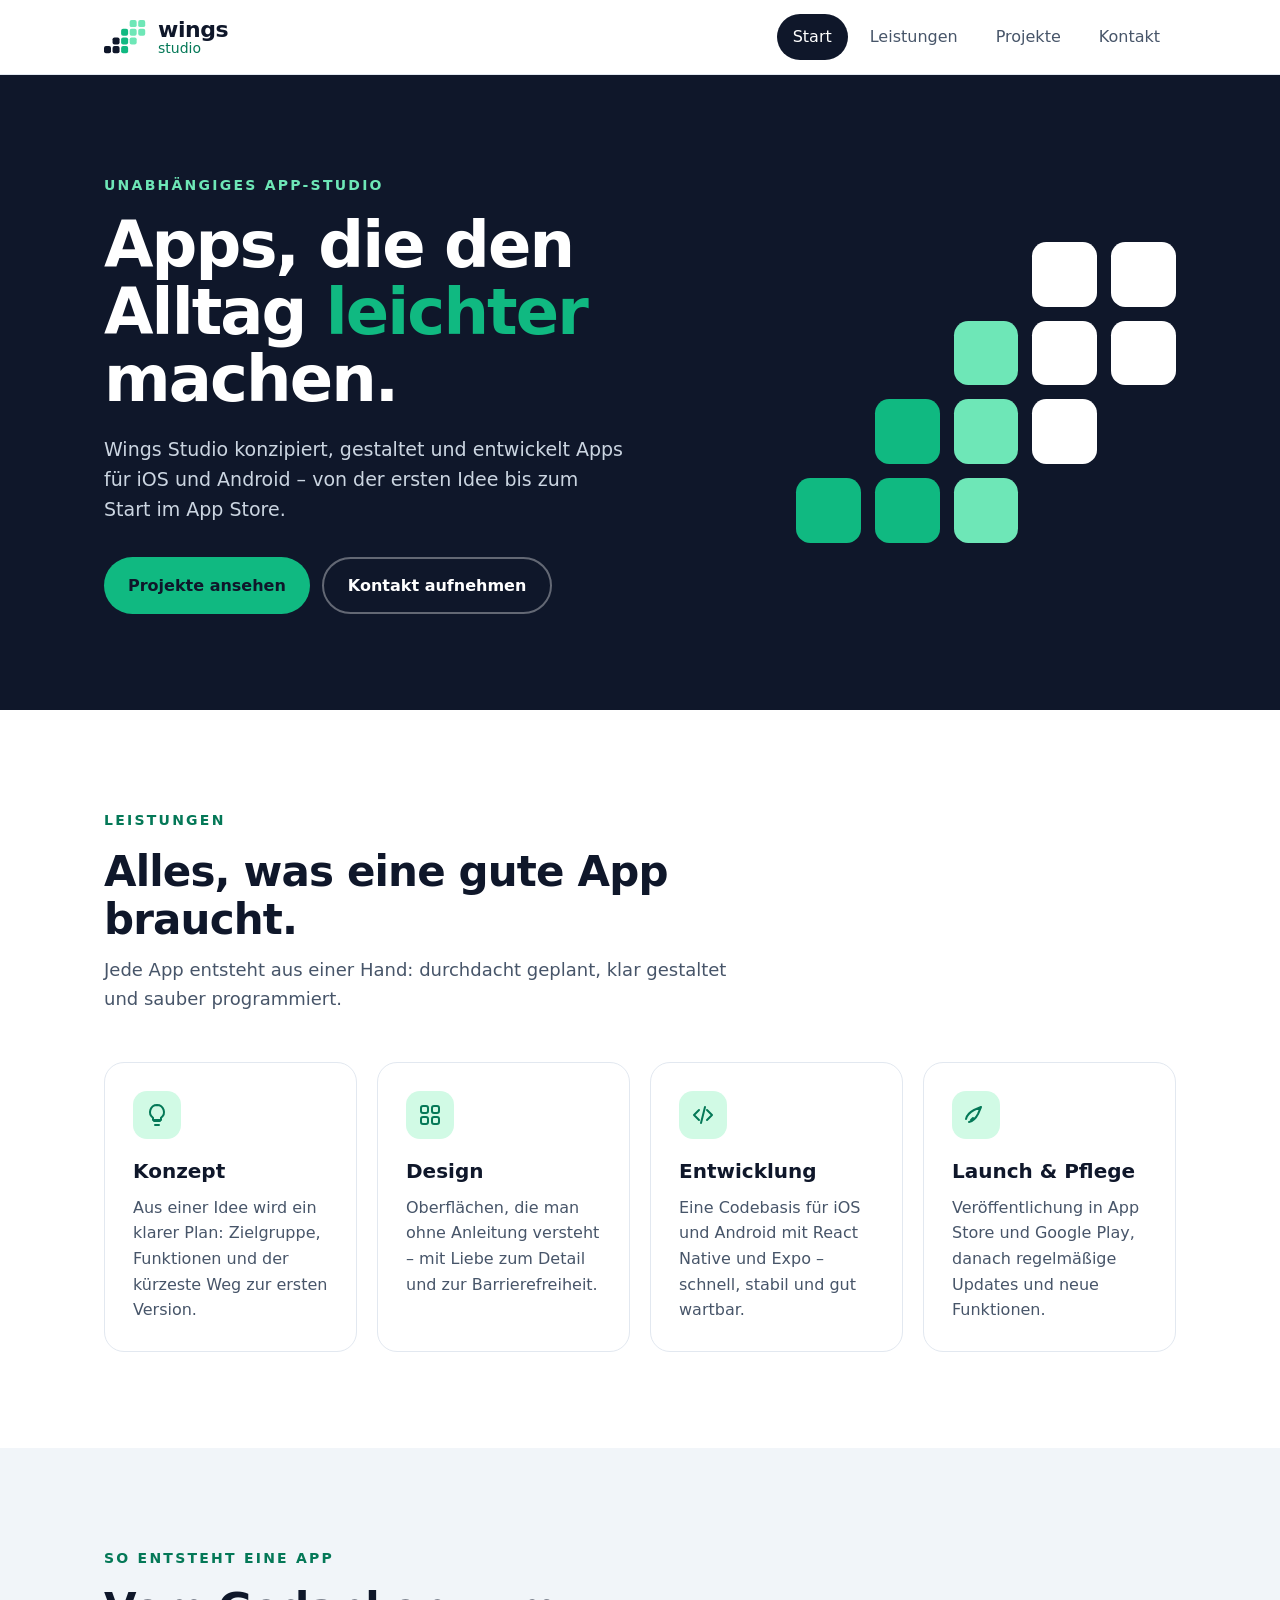
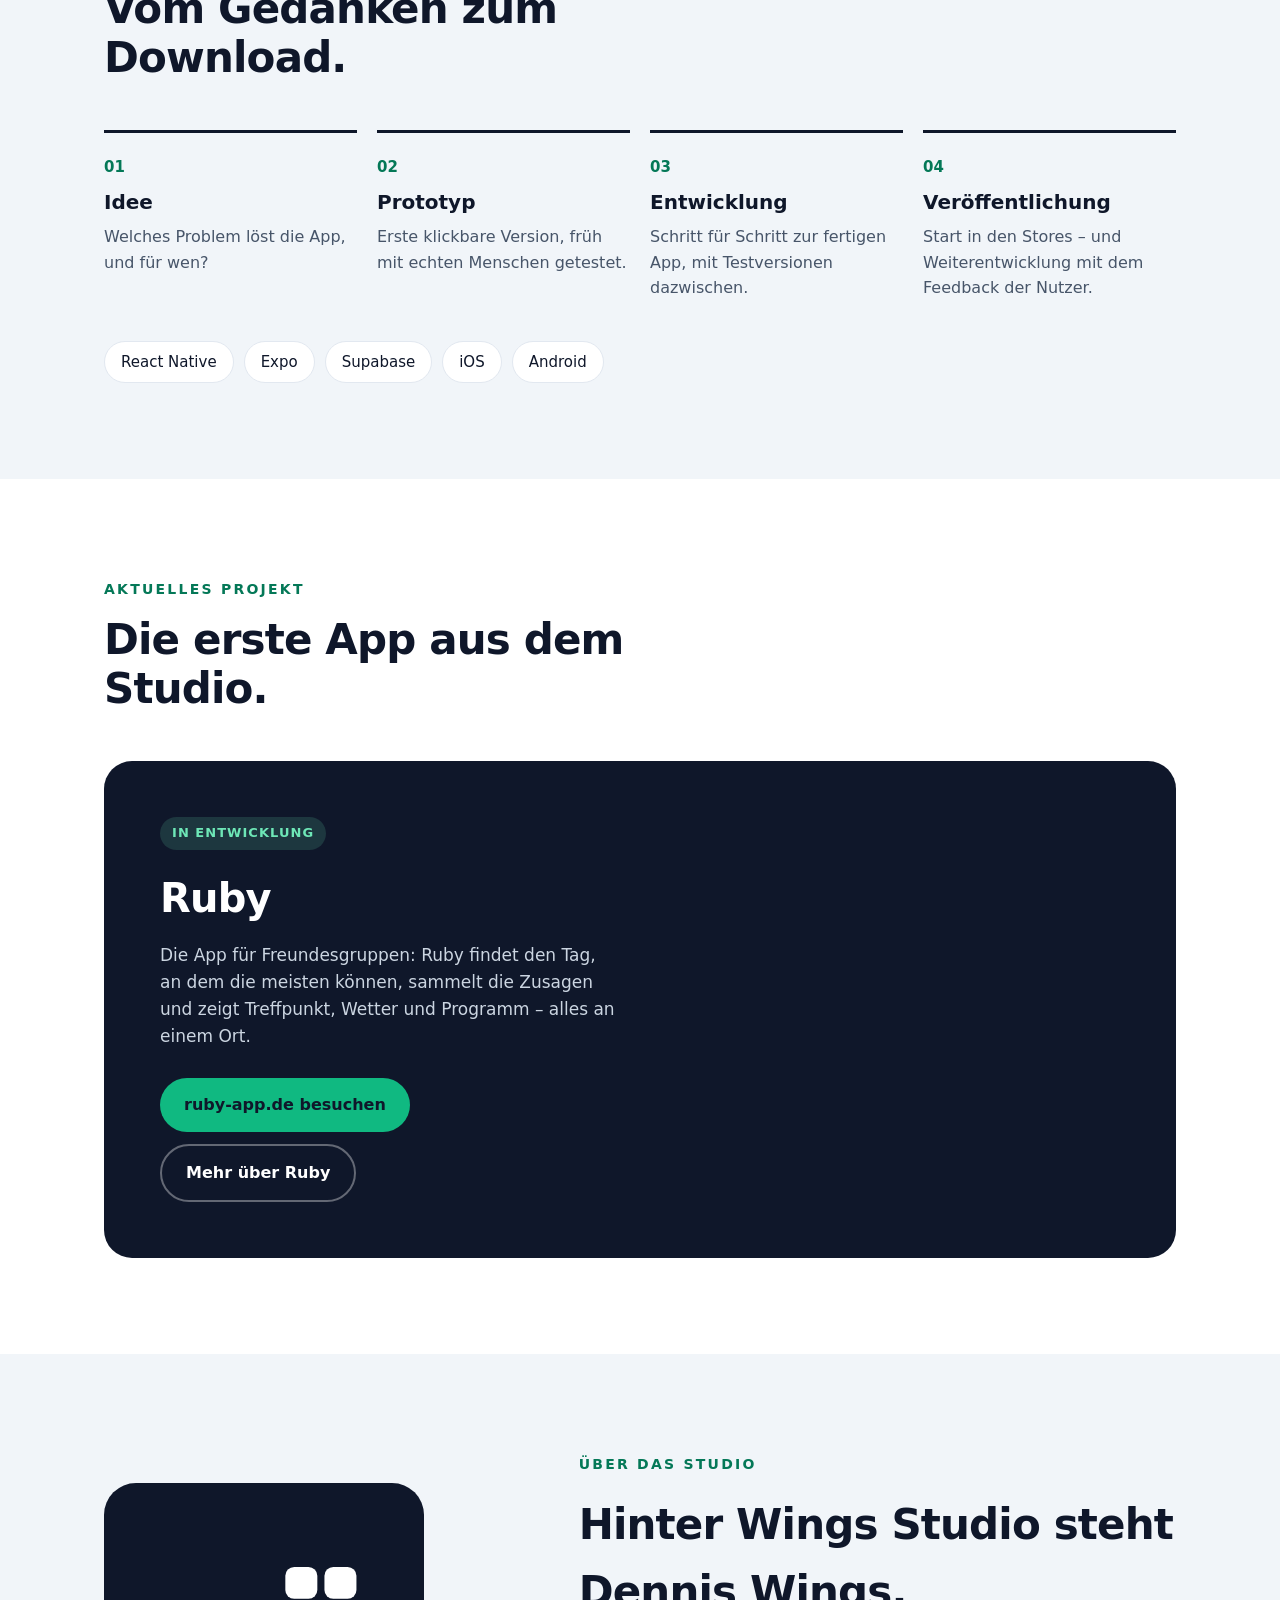
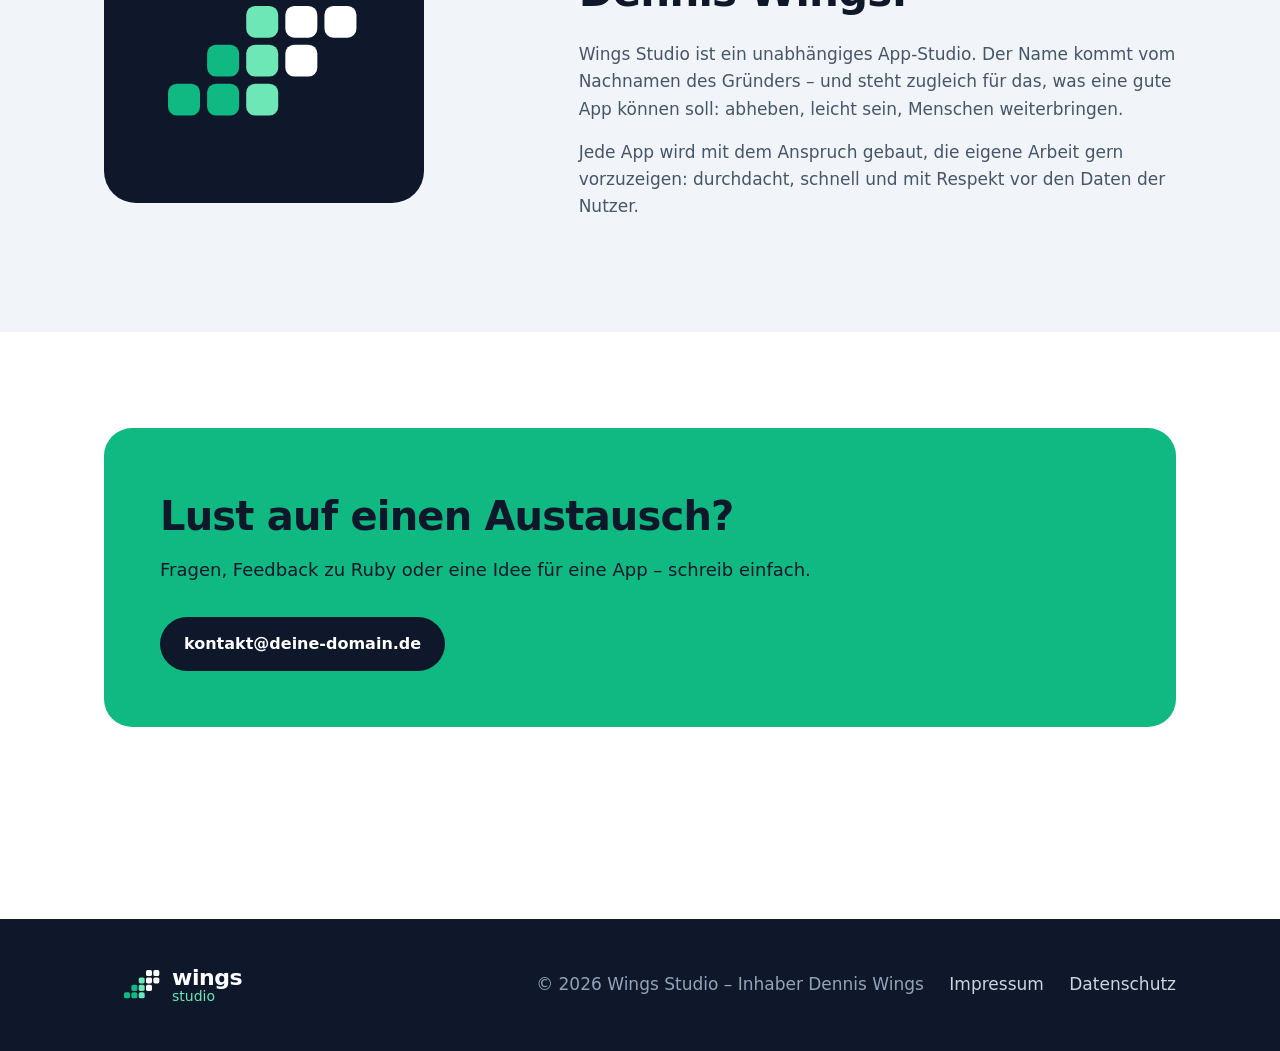
<file: index.html>
<!doctype html>
<html lang="de">
<head>
  <meta charset="utf-8">
  <meta name="viewport" content="width=device-width, initial-scale=1">
  <title>Wings Studio – App-Entwicklung</title>
  <meta name="description" content="Wings Studio ist ein unabhängiges App-Studio von Dennis Wings. Wir konzipieren, gestalten und entwickeln Apps für iOS und Android.">
  <link rel="icon" href="assets/img/favicon.svg" type="image/svg+xml">
  <link rel="stylesheet" href="assets/css/style.css">
</head>
<body>

<header class="site-header">
  <div class="container">
    <a class="brand" href="index.html" aria-label="Wings Studio – Startseite">
      <img src="assets/img/logo.svg" alt="">
      <span class="brand-text"><strong>wings</strong><span>studio</span></span>
    </a>
    <nav class="nav" aria-label="Hauptnavigation">
      <a href="index.html" aria-current="page">Start</a>
      <a href="index.html#leistungen">Leistungen</a>
      <a href="projekte.html">Projekte</a>
      <a href="index.html#kontakt">Kontakt</a>
    </nav>
  </div>
</header>

<main>
  <section class="hero">
    <div class="container">
      <div>
        <span class="eyebrow">Unabhängiges App-Studio</span>
        <h1>Apps, die den Alltag <em>leichter</em> machen.</h1>
        <p>Wings Studio konzipiert, gestaltet und entwickelt Apps für iOS und Android – von der ersten Idee bis zum Start im App Store.</p>
        <div class="hero-actions">
          <a class="btn btn-primary" href="projekte.html">Projekte ansehen</a>
          <a class="btn btn-ghost" href="#kontakt">Kontakt aufnehmen</a>
        </div>
      </div>
      <div class="pixel-grid" aria-hidden="true">
        <span class="p0"></span><span class="p0"></span><span class="p0"></span><span class="p1"></span><span class="p1"></span>
        <span class="p0"></span><span class="p0"></span><span class="p2"></span><span class="p1"></span><span class="p1"></span>
        <span class="p0"></span><span class="p3"></span><span class="p2"></span><span class="p1"></span><span class="p0"></span>
        <span class="p3"></span><span class="p3"></span><span class="p2"></span><span class="p0"></span><span class="p0"></span>
      </div>
    </div>
  </section>

  <section class="section" id="leistungen">
    <div class="container">
      <div class="section-head">
        <span class="eyebrow" style="color: var(--minze-dunkel)">Leistungen</span>
        <h2>Alles, was eine gute App braucht.</h2>
        <p>Jede App entsteht aus einer Hand: durchdacht geplant, klar gestaltet und sauber programmiert.</p>
      </div>
      <div class="cards">
        <article class="card">
          <div class="icon"><svg viewBox="0 0 24 24" fill="none" stroke="currentColor" stroke-width="2" stroke-linecap="round" stroke-linejoin="round" aria-hidden="true"><path d="M9 18h6M10 22h4M12 2a7 7 0 0 0-4 12.7V17h8v-2.3A7 7 0 0 0 12 2z"/></svg></div>
          <h3>Konzept</h3>
          <p>Aus einer Idee wird ein klarer Plan: Zielgruppe, Funktionen und der kürzeste Weg zur ersten Version.</p>
        </article>
        <article class="card">
          <div class="icon"><svg viewBox="0 0 24 24" fill="none" stroke="currentColor" stroke-width="2" stroke-linecap="round" stroke-linejoin="round" aria-hidden="true"><rect x="3" y="3" width="7" height="7" rx="2"/><rect x="14" y="3" width="7" height="7" rx="2"/><rect x="3" y="14" width="7" height="7" rx="2"/><rect x="14" y="14" width="7" height="7" rx="2"/></svg></div>
          <h3>Design</h3>
          <p>Oberflächen, die man ohne Anleitung versteht – mit Liebe zum Detail und zur Barrierefreiheit.</p>
        </article>
        <article class="card">
          <div class="icon"><svg viewBox="0 0 24 24" fill="none" stroke="currentColor" stroke-width="2" stroke-linecap="round" stroke-linejoin="round" aria-hidden="true"><path d="M8 7l-5 5 5 5M16 7l5 5-5 5M14 4l-4 16"/></svg></div>
          <h3>Entwicklung</h3>
          <p>Eine Codebasis für iOS und Android mit React Native und Expo – schnell, stabil und gut wartbar.</p>
        </article>
        <article class="card">
          <div class="icon"><svg viewBox="0 0 24 24" fill="none" stroke="currentColor" stroke-width="2" stroke-linecap="round" stroke-linejoin="round" aria-hidden="true"><path d="M5 19c4-1 7-4 9-8l3-7-7 3c-4 2-7 5-8 9M9 15l-2 2"/></svg></div>
          <h3>Launch &amp; Pflege</h3>
          <p>Veröffentlichung in App Store und Google Play, danach regelmäßige Updates und neue Funktionen.</p>
        </article>
      </div>
    </div>
  </section>

  <section class="section section-alt">
    <div class="container">
      <div class="section-head">
        <span class="eyebrow" style="color: var(--minze-dunkel)">So entsteht eine App</span>
        <h2>Vom Gedanken zum Download.</h2>
      </div>
      <ol class="steps">
        <li><h3>Idee</h3><p>Welches Problem löst die App, und für wen?</p></li>
        <li><h3>Prototyp</h3><p>Erste klickbare Version, früh mit echten Menschen getestet.</p></li>
        <li><h3>Entwicklung</h3><p>Schritt für Schritt zur fertigen App, mit Testversionen dazwischen.</p></li>
        <li><h3>Veröffentlichung</h3><p>Start in den Stores – und Weiterentwicklung mit dem Feedback der Nutzer.</p></li>
      </ol>
      <div class="tech" aria-label="Technologien">
        <span>React Native</span><span>Expo</span><span>Supabase</span><span>iOS</span><span>Android</span>
      </div>
    </div>
  </section>

  <section class="section">
    <div class="container">
      <div class="section-head">
        <span class="eyebrow" style="color: var(--minze-dunkel)">Aktuelles Projekt</span>
        <h2>Die erste App aus dem Studio.</h2>
      </div>
      <div class="feature feature-text">
        <div>
          <span class="tag">In Entwicklung</span>
          <h3>Ruby</h3>
          <p>Die App für Freundesgruppen: Ruby findet den Tag, an dem die meisten können, sammelt die Zusagen und zeigt Treffpunkt, Wetter und Programm – alles an einem Ort.</p>
          <div class="hero-actions">
            <a class="btn btn-primary" href="https://ruby-app.de">ruby-app.de besuchen</a>
            <a class="btn btn-ghost" href="projekte.html">Mehr über Ruby</a>
          </div>
        </div>

      </div>
    </div>
  </section>

  <section class="section section-alt">
    <div class="container about">
      <div class="about-badge"><img src="assets/img/logo-hell.svg" alt=""></div>
      <div>
        <span class="eyebrow" style="color: var(--minze-dunkel)">Über das Studio</span>
        <h2>Hinter Wings Studio steht Dennis Wings.</h2>
        <p>Wings Studio ist ein unabhängiges App-Studio. Der Name kommt vom Nachnamen des Gründers – und steht zugleich für das, was eine gute App können soll: abheben, leicht sein, Menschen weiterbringen.</p>
        <p>Jede App wird mit dem Anspruch gebaut, die eigene Arbeit gern vorzuzeigen: durchdacht, schnell und mit Respekt vor den Daten der Nutzer.</p>
      </div>
    </div>
  </section>

  <section class="section" id="kontakt">
    <div class="container">
      <div class="contact">
        <div>
          <h2>Lust auf einen Austausch?</h2>
          <p>Fragen, Feedback zu Ruby oder eine Idee für eine App – schreib einfach.</p>
        </div>
        <!-- E-Mail-Adresse unten an zwei Stellen eintragen -->
        <a class="btn" href="mailto:kontakt@deine-domain.de">kontakt@deine-domain.de</a>
      </div>
    </div>
  </section>
</main>

<footer class="site-footer">
  <div class="container">
    <a class="brand" href="index.html" aria-label="Wings Studio – Startseite">
      <img src="assets/img/logo-hell.svg" alt="" style="width: 36px">
      <span class="brand-text"><strong>wings</strong><span>studio</span></span>
    </a>
    <div>
      <span>© 2026 Wings Studio – Inhaber Dennis Wings</span>
      <a href="impressum.html">Impressum</a>
      <a href="datenschutz.html">Datenschutz</a>
    </div>
  </div>
</footer>

</body>
</html>
</file>
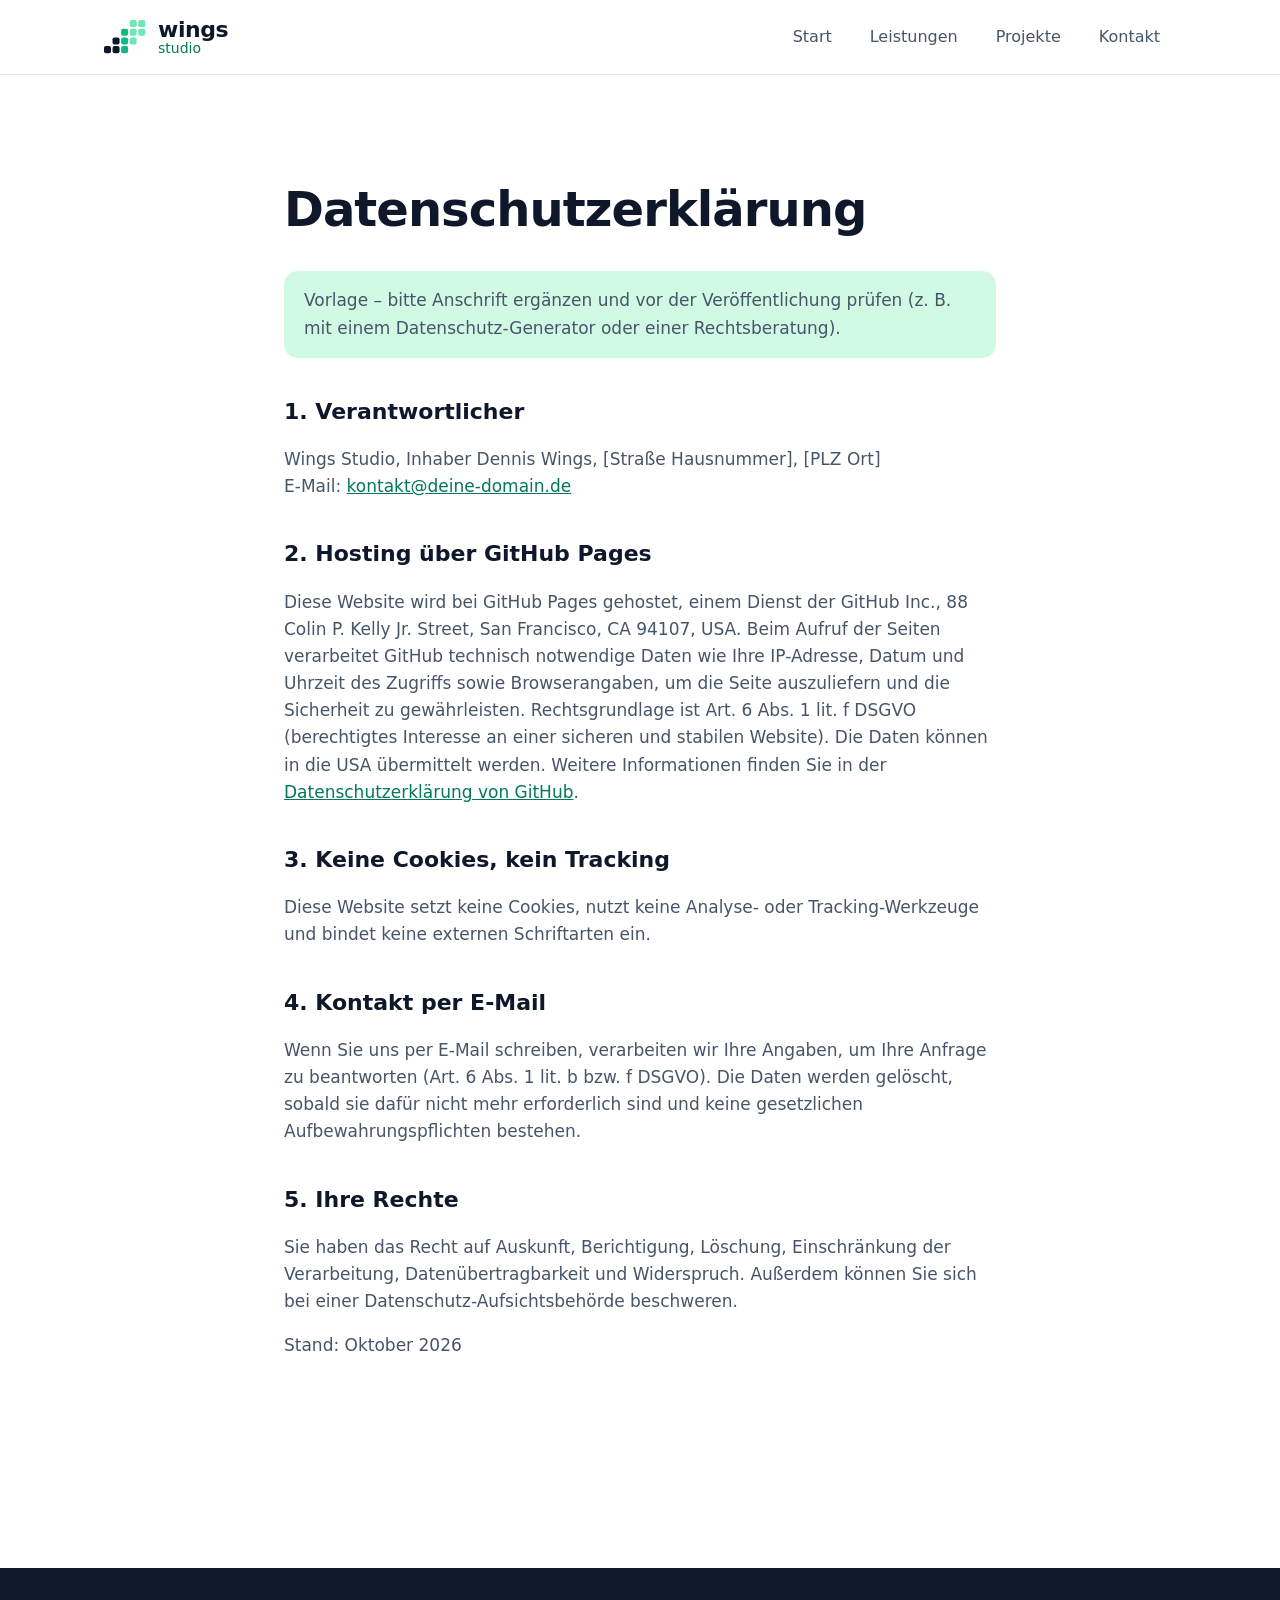
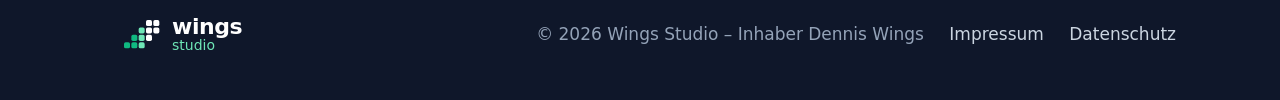
<file: datenschutz.html>
<!doctype html>
<html lang="de">
<head>
  <meta charset="utf-8">
  <meta name="viewport" content="width=device-width, initial-scale=1">
  <title>Datenschutz – Wings Studio</title>
  <meta name="robots" content="noindex">
  <link rel="icon" href="assets/img/favicon.svg" type="image/svg+xml">
  <link rel="stylesheet" href="assets/css/style.css">
</head>
<body>

<header class="site-header">
  <div class="container">
    <a class="brand" href="index.html" aria-label="Wings Studio – Startseite">
      <img src="assets/img/logo.svg" alt="">
      <span class="brand-text"><strong>wings</strong><span>studio</span></span>
    </a>
    <nav class="nav" aria-label="Hauptnavigation">
      <a href="index.html">Start</a>
      <a href="index.html#leistungen">Leistungen</a>
      <a href="projekte.html">Projekte</a>
      <a href="index.html#kontakt">Kontakt</a>
    </nav>
  </div>
</header>

<main class="section">
  <div class="container legal">
    <h1>Datenschutzerklärung</h1>
    <p class="hint">Vorlage – bitte Anschrift ergänzen und vor der Veröffentlichung prüfen (z. B. mit einem Datenschutz-Generator oder einer Rechtsberatung).</p>

    <h2>1. Verantwortlicher</h2>
    <p>Wings Studio, Inhaber Dennis Wings, [Straße Hausnummer], [PLZ Ort]<br>
      E-Mail: <a href="mailto:kontakt@deine-domain.de">kontakt@deine-domain.de</a></p>

    <h2>2. Hosting über GitHub Pages</h2>
    <p>Diese Website wird bei GitHub Pages gehostet, einem Dienst der GitHub Inc., 88 Colin P. Kelly Jr. Street, San Francisco, CA 94107, USA. Beim Aufruf der Seiten verarbeitet GitHub technisch notwendige Daten wie Ihre IP-Adresse, Datum und Uhrzeit des Zugriffs sowie Browserangaben, um die Seite auszuliefern und die Sicherheit zu gewährleisten. Rechtsgrundlage ist Art. 6 Abs. 1 lit. f DSGVO (berechtigtes Interesse an einer sicheren und stabilen Website). Die Daten können in die USA übermittelt werden. Weitere Informationen finden Sie in der <a href="https://docs.github.com/de/site-policy/privacy-policies/github-general-privacy-statement">Datenschutzerklärung von GitHub</a>.</p>

    <h2>3. Keine Cookies, kein Tracking</h2>
    <p>Diese Website setzt keine Cookies, nutzt keine Analyse- oder Tracking-Werkzeuge und bindet keine externen Schriftarten ein.</p>

    <h2>4. Kontakt per E-Mail</h2>
    <p>Wenn Sie uns per E-Mail schreiben, verarbeiten wir Ihre Angaben, um Ihre Anfrage zu beantworten (Art. 6 Abs. 1 lit. b bzw. f DSGVO). Die Daten werden gelöscht, sobald sie dafür nicht mehr erforderlich sind und keine gesetzlichen Aufbewahrungspflichten bestehen.</p>

    <h2>5. Ihre Rechte</h2>
    <p>Sie haben das Recht auf Auskunft, Berichtigung, Löschung, Einschränkung der Verarbeitung, Datenübertragbarkeit und Widerspruch. Außerdem können Sie sich bei einer Datenschutz-Aufsichtsbehörde beschweren.</p>

    <p>Stand: Oktober 2026</p>
  </div>
</main>

<footer class="site-footer">
  <div class="container">
    <a class="brand" href="index.html" aria-label="Wings Studio – Startseite">
      <img src="assets/img/logo-hell.svg" alt="" style="width: 36px">
      <span class="brand-text"><strong>wings</strong><span>studio</span></span>
    </a>
    <div>
      <span>© 2026 Wings Studio – Inhaber Dennis Wings</span>
      <a href="impressum.html">Impressum</a>
      <a href="datenschutz.html">Datenschutz</a>
    </div>
  </div>
</footer>

</body>
</html>
</file>
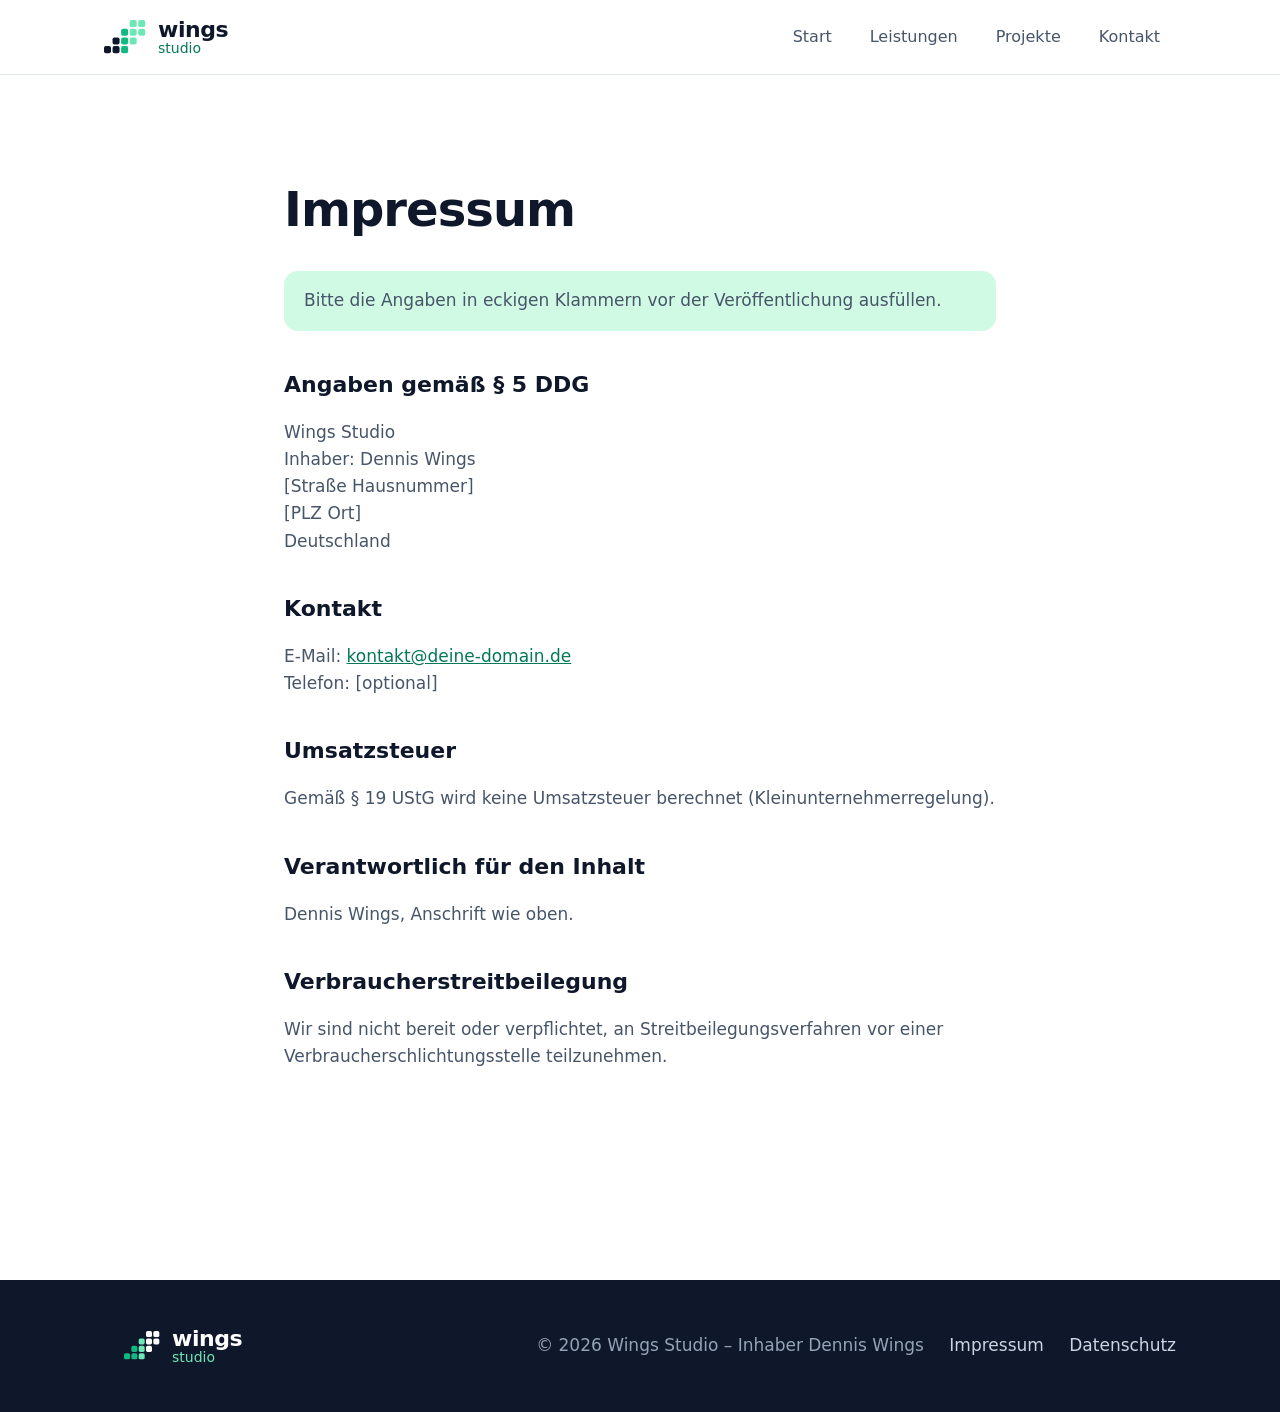
<file: impressum.html>
<!doctype html>
<html lang="de">
<head>
  <meta charset="utf-8">
  <meta name="viewport" content="width=device-width, initial-scale=1">
  <title>Impressum – Wings Studio</title>
  <meta name="robots" content="noindex">
  <link rel="icon" href="assets/img/favicon.svg" type="image/svg+xml">
  <link rel="stylesheet" href="assets/css/style.css">
</head>
<body>

<header class="site-header">
  <div class="container">
    <a class="brand" href="index.html" aria-label="Wings Studio – Startseite">
      <img src="assets/img/logo.svg" alt="">
      <span class="brand-text"><strong>wings</strong><span>studio</span></span>
    </a>
    <nav class="nav" aria-label="Hauptnavigation">
      <a href="index.html">Start</a>
      <a href="index.html#leistungen">Leistungen</a>
      <a href="projekte.html">Projekte</a>
      <a href="index.html#kontakt">Kontakt</a>
    </nav>
  </div>
</header>

<main class="section">
  <div class="container legal">
    <h1>Impressum</h1>
    <p class="hint">Bitte die Angaben in eckigen Klammern vor der Veröffentlichung ausfüllen.</p>

    <h2>Angaben gemäß § 5 DDG</h2>
    <p>Wings Studio<br>
      Inhaber: Dennis Wings<br>
      [Straße Hausnummer]<br>
      [PLZ Ort]<br>
      Deutschland</p>

    <h2>Kontakt</h2>
    <p>E-Mail: <a href="mailto:kontakt@deine-domain.de">kontakt@deine-domain.de</a><br>
      Telefon: [optional]</p>

    <h2>Umsatzsteuer</h2>
    <p>Gemäß § 19 UStG wird keine Umsatzsteuer berechnet (Kleinunternehmerregelung).</p>

    <h2>Verantwortlich für den Inhalt</h2>
    <p>Dennis Wings, Anschrift wie oben.</p>

    <h2>Verbraucherstreitbeilegung</h2>
    <p>Wir sind nicht bereit oder verpflichtet, an Streitbeilegungsverfahren vor einer Verbraucherschlichtungsstelle teilzunehmen.</p>
  </div>
</main>

<footer class="site-footer">
  <div class="container">
    <a class="brand" href="index.html" aria-label="Wings Studio – Startseite">
      <img src="assets/img/logo-hell.svg" alt="" style="width: 36px">
      <span class="brand-text"><strong>wings</strong><span>studio</span></span>
    </a>
    <div>
      <span>© 2026 Wings Studio – Inhaber Dennis Wings</span>
      <a href="impressum.html">Impressum</a>
      <a href="datenschutz.html">Datenschutz</a>
    </div>
  </div>
</footer>

</body>
</html>
</file>
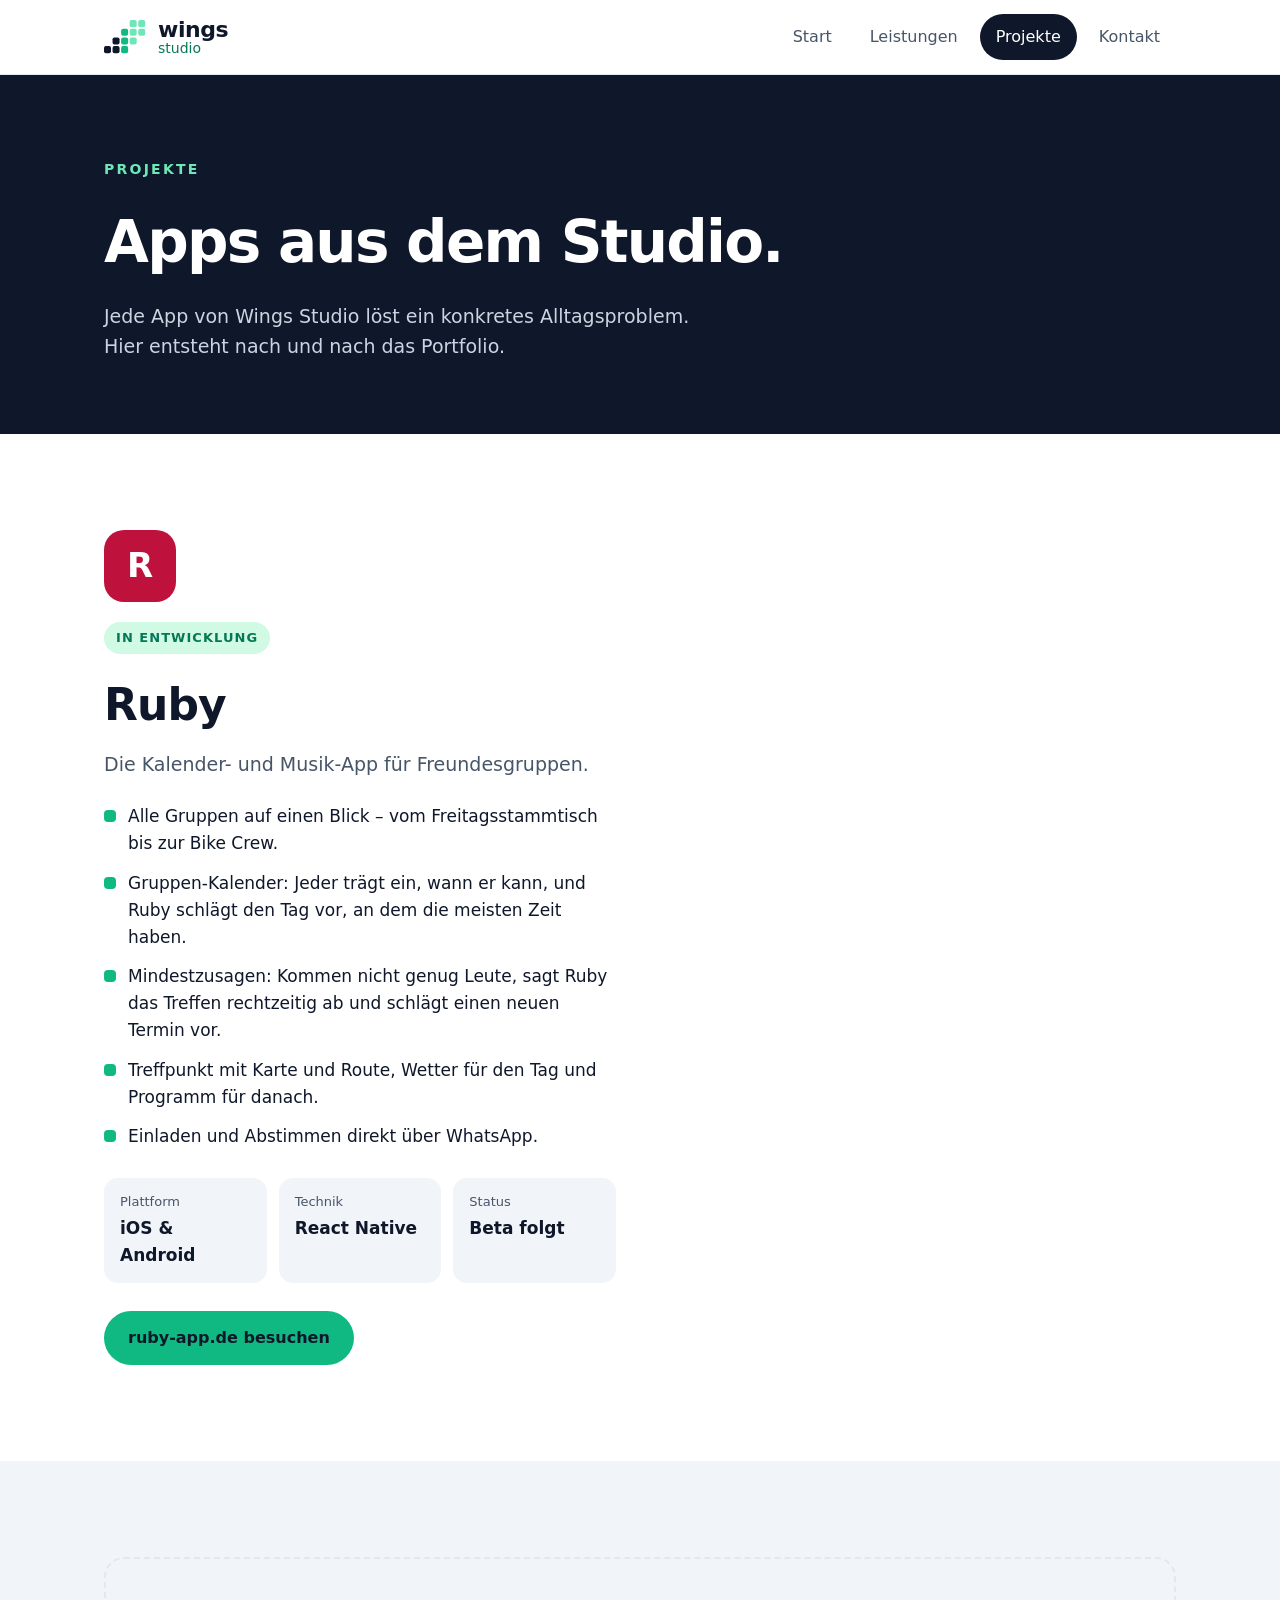
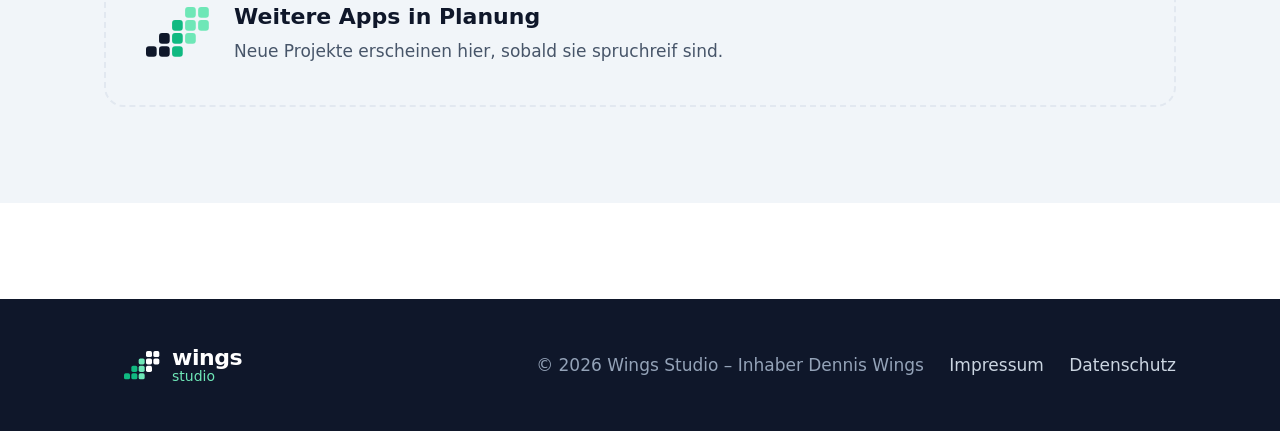
<file: projekte.html>
<!doctype html>
<html lang="de">
<head>
  <meta charset="utf-8">
  <meta name="viewport" content="width=device-width, initial-scale=1">
  <title>Projekte – Wings Studio</title>
  <meta name="description" content="Apps von Wings Studio: Ruby, die Kalender- und Musik-App für Freundesgruppen, und weitere Projekte.">
  <link rel="icon" href="assets/img/favicon.svg" type="image/svg+xml">
  <link rel="stylesheet" href="assets/css/style.css">
</head>
<body>

<header class="site-header">
  <div class="container">
    <a class="brand" href="index.html" aria-label="Wings Studio – Startseite">
      <img src="assets/img/logo.svg" alt="">
      <span class="brand-text"><strong>wings</strong><span>studio</span></span>
    </a>
    <nav class="nav" aria-label="Hauptnavigation">
      <a href="index.html">Start</a>
      <a href="index.html#leistungen">Leistungen</a>
      <a href="projekte.html" aria-current="page">Projekte</a>
      <a href="index.html#kontakt">Kontakt</a>
    </nav>
  </div>
</header>

<main>
  <section class="page-hero">
    <div class="container">
      <span class="eyebrow">Projekte</span>
      <h1>Apps aus dem Studio.</h1>
      <p>Jede App von Wings Studio löst ein konkretes Alltagsproblem. Hier entsteht nach und nach das Portfolio.</p>
    </div>
  </section>

  <section class="section">
    <div class="container">
      <div class="project project-text">
        <div>
          <div class="project-logo" aria-hidden="true">R</div>
          <span class="tag" style="background: var(--minze-zart); color: var(--minze-dunkel)">In Entwicklung</span>
          <h2>Ruby</h2>
          <p class="lead">Die Kalender- und Musik-App für Freundesgruppen.</p>
          <ul class="facts">
            <li>Alle Gruppen auf einen Blick – vom Freitagsstammtisch bis zur Bike Crew.</li>
            <li>Gruppen-Kalender: Jeder trägt ein, wann er kann, und Ruby schlägt den Tag vor, an dem die meisten Zeit haben.</li>
            <li>Mindestzusagen: Kommen nicht genug Leute, sagt Ruby das Treffen rechtzeitig ab und schlägt einen neuen Termin vor.</li>
            <li>Treffpunkt mit Karte und Route, Wetter für den Tag und Programm für danach.</li>
            <li>Einladen und Abstimmen direkt über WhatsApp.</li>
          </ul>
          <dl class="meta">
            <div><dt>Plattform</dt><dd>iOS &amp; Android</dd></div>
            <div><dt>Technik</dt><dd>React Native</dd></div>
            <div><dt>Status</dt><dd>Beta folgt</dd></div>
          </dl>
          <a class="btn btn-primary" href="https://ruby-app.de">ruby-app.de besuchen</a>
        </div>

      </div>

    </div>
  </section>

  <section class="section section-alt">
    <div class="container">
      <div class="soon">
        <img src="assets/img/logo.svg" alt="" style="width: 64px">
        <div>
          <h3>Weitere Apps in Planung</h3>
          <p>Neue Projekte erscheinen hier, sobald sie spruchreif sind.</p>
        </div>
      </div>
    </div>
  </section>
</main>

<footer class="site-footer">
  <div class="container">
    <a class="brand" href="index.html" aria-label="Wings Studio – Startseite">
      <img src="assets/img/logo-hell.svg" alt="" style="width: 36px">
      <span class="brand-text"><strong>wings</strong><span>studio</span></span>
    </a>
    <div>
      <span>© 2026 Wings Studio – Inhaber Dennis Wings</span>
      <a href="impressum.html">Impressum</a>
      <a href="datenschutz.html">Datenschutz</a>
    </div>
  </div>
</footer>

</body>
</html>
</file>
<file: assets/css/style.css>
/* Wings Studio – Farbstil "Pixel-Flügel in Minze" */
:root {
  --graphit: #0F172A;
  --graphit-2: #1E293B;
  --minze: #10B981;
  --minze-dunkel: #047857;
  --hellminze: #6EE7B7;
  --minze-zart: #D1FAE5;
  --nebel: #F1F5F9;
  --linie: #E2E8F0;
  --text: #0F172A;
  --text-leise: #475569;
  --weiss: #FFFFFF;
  --radius: 20px;
  --max: 1120px;
}

* { box-sizing: border-box; }

html { scroll-behavior: smooth; }

body {
  margin: 0;
  font-family: 'Rubik', system-ui, -apple-system, 'Segoe UI', sans-serif;
  font-size: 17px;
  line-height: 1.6;
  color: var(--text);
  background: var(--weiss);
}

img { max-width: 100%; display: block; }

a { color: var(--minze-dunkel); }
a:hover { color: var(--graphit); }

.container { width: 100%; max-width: var(--max); margin: 0 auto; padding: 0 24px; }

/* ---------- Kopfzeile ---------- */
.site-header {
  position: sticky; top: 0; z-index: 10;
  background: rgba(255, 255, 255, 0.92);
  backdrop-filter: blur(10px);
  border-bottom: 1px solid var(--linie);
}
.site-header .container {
  display: flex; align-items: center; justify-content: space-between;
  gap: 16px; flex-wrap: wrap; padding-top: 14px; padding-bottom: 14px;
}
.brand { display: flex; align-items: center; gap: 12px; text-decoration: none; color: var(--graphit); }
.brand img { width: 42px; height: auto; }
.brand-text { display: flex; flex-direction: column; line-height: 1; }
.brand-text strong { font-size: 22px; font-weight: 700; letter-spacing: -0.02em; }
.brand-text span { font-size: 14px; color: var(--minze-dunkel); }

.nav { display: flex; gap: 6px; flex-wrap: wrap; }
.nav a {
  text-decoration: none; color: var(--text-leise); font-weight: 500;
  padding: 10px 16px; border-radius: 999px; font-size: 16px;
}
.nav a:hover { background: var(--nebel); color: var(--graphit); }
.nav a[aria-current="page"] { background: var(--graphit); color: var(--weiss); }

/* ---------- Buttons ---------- */
.btn {
  display: inline-flex; align-items: center; gap: 8px;
  padding: 14px 24px; border-radius: 999px; font-weight: 700;
  text-decoration: none; font-size: 16px; min-height: 48px;
}
.btn-primary { background: var(--minze); color: var(--graphit); }
.btn-primary:hover { background: var(--hellminze); color: var(--graphit); }
.btn-ghost { border: 2px solid rgba(255,255,255,0.35); color: var(--weiss); }
.btn-ghost:hover { border-color: var(--hellminze); color: var(--hellminze); }

/* ---------- Hero ---------- */
.hero { background: var(--graphit); color: var(--weiss); overflow: hidden; }
.hero .container {
  display: grid; grid-template-columns: minmax(0, 1.2fr) minmax(0, 1fr);
  gap: 48px; align-items: center; padding-top: 96px; padding-bottom: 96px;
}
.eyebrow {
  display: inline-block; font-size: 14px; font-weight: 700; letter-spacing: 0.16em;
  text-transform: uppercase; color: var(--hellminze); margin-bottom: 16px;
}
.hero h1 { font-size: clamp(38px, 6vw, 64px); line-height: 1.05; margin: 0 0 20px; letter-spacing: -0.03em; }
.hero h1 em { font-style: normal; color: var(--minze); }
.hero p { font-size: 19px; color: #CBD5E1; max-width: 520px; margin: 0 0 32px; }
.hero-actions { display: flex; gap: 12px; flex-wrap: wrap; }

.pixel-grid {
  display: grid; grid-template-columns: repeat(5, 1fr); gap: 14px;
  max-width: 380px; margin-left: auto; width: 100%;
}
.pixel-grid span { aspect-ratio: 1; border-radius: 22%; }
.pixel-grid .p0 { background: transparent; }
.pixel-grid .p1 { background: var(--weiss); }
.pixel-grid .p2 { background: var(--hellminze); }
.pixel-grid .p3 { background: var(--minze); }

/* ---------- Abschnitte ---------- */
.section { padding: 96px 0; }
.section-alt { background: var(--nebel); }
.section-head { max-width: 640px; margin-bottom: 48px; }
.section-head h2 { font-size: clamp(30px, 4vw, 42px); line-height: 1.15; margin: 0 0 12px; letter-spacing: -0.02em; }
.section-head p { margin: 0; color: var(--text-leise); font-size: 18px; }

.cards { display: grid; grid-template-columns: repeat(4, minmax(0, 1fr)); gap: 20px; }
.card {
  background: var(--weiss); border: 1px solid var(--linie); border-radius: var(--radius);
  padding: 28px;
}
.card h3 { margin: 16px 0 8px; font-size: 20px; }
.card p { margin: 0; color: var(--text-leise); font-size: 16px; }
.icon {
  width: 48px; height: 48px; border-radius: 14px; background: var(--minze-zart);
  display: flex; align-items: center; justify-content: center; color: var(--minze-dunkel);
}
.icon svg { width: 24px; height: 24px; }

.steps { list-style: none; padding: 0; margin: 0; display: grid; grid-template-columns: repeat(4, minmax(0, 1fr)); gap: 20px; counter-reset: step; }
.steps li { counter-increment: step; padding-top: 20px; border-top: 3px solid var(--graphit); }
.steps li::before { content: "0" counter(step); font-weight: 700; color: var(--minze-dunkel); font-size: 15px; }
.steps h3 { margin: 6px 0 6px; font-size: 20px; }
.steps p { margin: 0; color: var(--text-leise); font-size: 16px; }

.tech { display: flex; flex-wrap: wrap; gap: 10px; margin-top: 40px; }
.tech span {
  background: var(--weiss); border: 1px solid var(--linie); border-radius: 999px;
  padding: 8px 16px; font-size: 15px; font-weight: 500;
}

/* ---------- Projekt-Teaser ---------- */
.feature {
  display: grid; grid-template-columns: minmax(0, 1fr) minmax(0, 1fr); gap: 48px; align-items: center;
  background: var(--graphit); color: var(--weiss); border-radius: 28px; padding: 56px;
}
.feature h3 { font-size: clamp(30px, 4vw, 40px); margin: 0 0 12px; letter-spacing: -0.02em; }
.feature p { color: #CBD5E1; margin: 0 0 28px; }
.tag {
  display: inline-block; font-size: 13px; font-weight: 700; letter-spacing: 0.08em;
  background: rgba(110, 231, 183, 0.15); color: var(--hellminze);
  padding: 6px 12px; border-radius: 999px; margin-bottom: 16px; text-transform: uppercase;
}
.feature-phones { display: flex; gap: 16px; justify-content: center; align-items: flex-start; }
.feature-phones .phone:nth-child(2) { margin-top: 40px; }

/* ---------- Handy-Rahmen ---------- */
.phone {
  width: 100%; max-width: 230px; border-radius: 34px; padding: 8px;
  background: var(--graphit-2); box-shadow: 0 24px 48px rgba(15, 23, 42, 0.25);
}
.phone img { border-radius: 27px; width: 100%; height: auto; }

/* ---------- Über ---------- */
.about { display: grid; grid-template-columns: minmax(0, 1fr) minmax(0, 1.4fr); gap: 48px; align-items: center; }
.about-badge {
  aspect-ratio: 1; max-width: 320px; width: 100%; border-radius: 32px; background: var(--graphit);
  display: flex; align-items: center; justify-content: center; padding: 64px;
}
.about h2 { font-size: clamp(30px, 4vw, 42px); margin: 0 0 16px; letter-spacing: -0.02em; }
.about p { color: var(--text-leise); margin: 0 0 16px; }

/* ---------- Kontakt ---------- */
.contact {
  background: var(--minze); border-radius: 28px; padding: 56px; color: var(--graphit);
  display: flex; justify-content: space-between; align-items: center; gap: 32px; flex-wrap: wrap;
}
.contact h2 { margin: 0 0 8px; font-size: clamp(28px, 4vw, 40px); letter-spacing: -0.02em; }
.contact p { margin: 0; font-size: 18px; }
.contact .btn { background: var(--graphit); color: var(--weiss); }
.contact .btn:hover { background: var(--graphit-2); color: var(--hellminze); }

/* ---------- Projektseite ---------- */
.page-hero { background: var(--graphit); color: var(--weiss); padding: 80px 0 72px; }
.page-hero h1 { font-size: clamp(38px, 6vw, 58px); margin: 0 0 12px; letter-spacing: -0.03em; }
.page-hero p { color: #CBD5E1; font-size: 19px; margin: 0; max-width: 620px; }

.project { display: grid; grid-template-columns: minmax(0, 1fr) minmax(0, 1fr); gap: 48px; align-items: start; }
.project-logo {
  width: 72px; height: 72px; border-radius: 20px; background: #BE123C; color: var(--weiss);
  display: flex; align-items: center; justify-content: center; font-size: 34px; font-weight: 700; margin-bottom: 20px;
}
.project h2 { font-size: clamp(32px, 4vw, 44px); margin: 0 0 8px; letter-spacing: -0.02em; }
.project .lead { font-size: 19px; color: var(--text-leise); margin: 0 0 24px; }
.facts { list-style: none; padding: 0; margin: 0 0 28px; display: grid; gap: 12px; }
.facts li { display: flex; gap: 12px; align-items: flex-start; }
.facts li::before {
  content: ""; flex: 0 0 12px; height: 12px; margin-top: 7px; border-radius: 4px; background: var(--minze);
}
.meta { display: grid; grid-template-columns: repeat(3, minmax(0, 1fr)); gap: 12px; margin-bottom: 28px; }
.meta div { background: var(--nebel); border-radius: 14px; padding: 14px 16px; }
.meta dt { font-size: 13px; color: var(--text-leise); }
.meta dd { margin: 2px 0 0; font-weight: 700; }

.gallery { display: grid; grid-template-columns: repeat(3, minmax(0, 1fr)); gap: 24px; margin-top: 64px; }
.gallery figure { margin: 0; display: flex; flex-direction: column; align-items: center; gap: 14px; }
.gallery figcaption { font-size: 15px; color: var(--text-leise); text-align: center; }

.soon {
  border: 2px dashed var(--linie); border-radius: var(--radius); padding: 40px;
  display: flex; gap: 24px; align-items: center; flex-wrap: wrap;
}
.soon h3 { margin: 0 0 4px; font-size: 22px; }
.soon p { margin: 0; color: var(--text-leise); }

/* ---------- Rechtliches ---------- */
.legal { max-width: 760px; }
.legal h1 { font-size: clamp(34px, 5vw, 48px); letter-spacing: -0.02em; margin: 0 0 24px; }
.legal h2 { font-size: 22px; margin: 36px 0 8px; }
.legal p, .legal li { color: var(--text-leise); }
.hint { background: var(--minze-zart); border-radius: 14px; padding: 16px 20px; color: var(--graphit); }

/* ---------- Fußzeile ---------- */
.site-footer { background: var(--graphit); color: #94A3B8; padding: 48px 0; margin-top: 96px; }
.site-footer .container { display: flex; justify-content: space-between; gap: 24px; flex-wrap: wrap; align-items: center; }
.site-footer a { color: #CBD5E1; text-decoration: none; margin-left: 20px; }
.site-footer a:hover { color: var(--hellminze); }
.site-footer .brand { color: var(--weiss); }
.site-footer .brand-text span { color: var(--hellminze); }

/* ---------- Mobil ---------- */
@media (max-width: 900px) {
  .hero .container, .feature, .about, .project { grid-template-columns: 1fr; }
  .pixel-grid { margin: 0; max-width: 260px; }
  .cards, .steps { grid-template-columns: repeat(2, minmax(0, 1fr)); }
  .feature, .contact { padding: 36px 24px; }
  .gallery { grid-template-columns: 1fr; }
}
@media (max-width: 560px) {
  body { font-size: 16px; }
  .cards, .steps, .meta { grid-template-columns: 1fr; }
  .section { padding: 72px 0; }
  .hero .container { padding-top: 64px; padding-bottom: 64px; }
  .nav a { padding: 8px 12px; font-size: 15px; }
  .feature-phones .phone:nth-child(2) { margin-top: 0; }
  .site-footer a { margin: 0 16px 0 0; }
}
</file>
